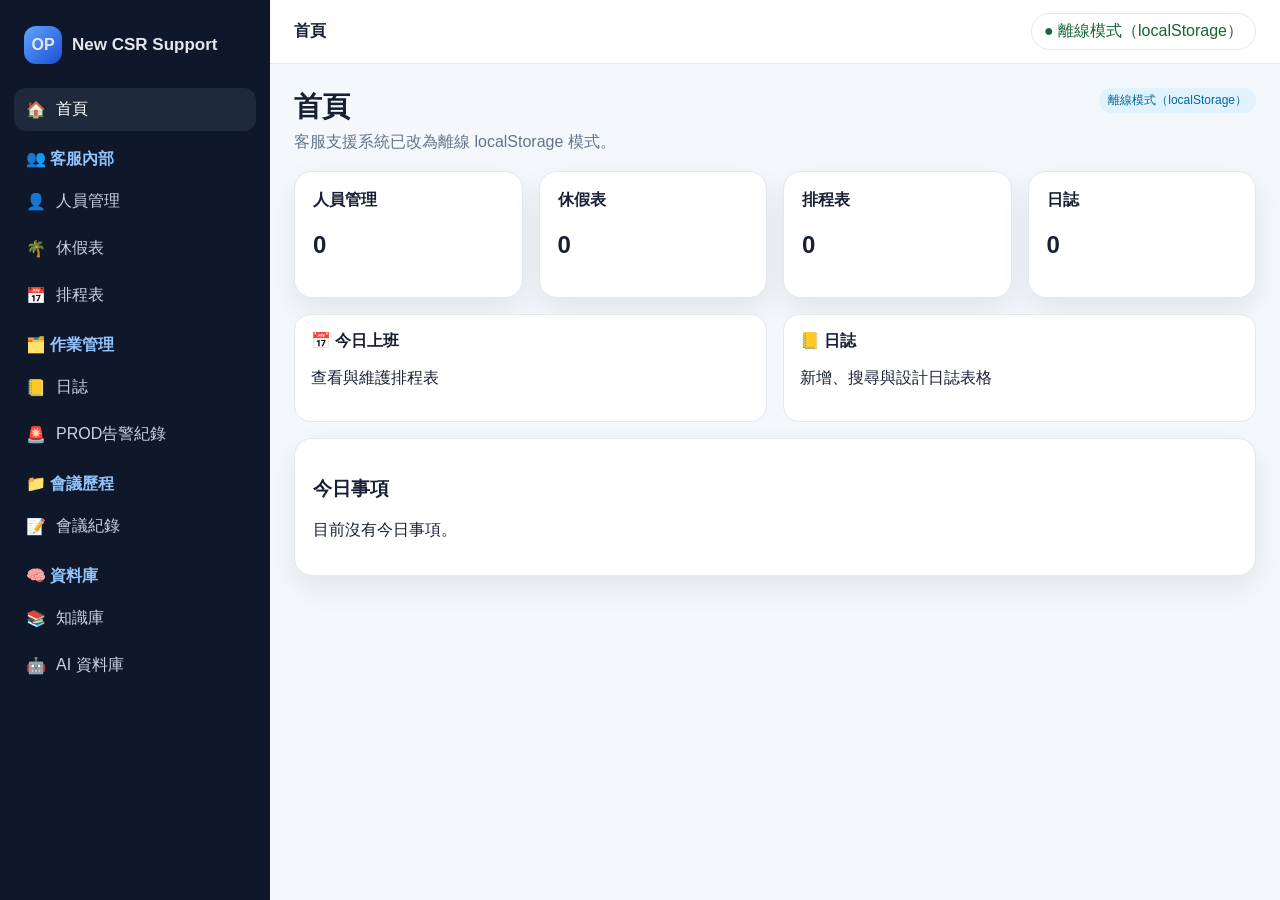
<file: index.html>
<!doctype html><html lang="zh-Hant"><head><meta charset="utf-8"><meta name="viewport" content="width=device-width,initial-scale=1"><title>首頁｜OP CSR Support</title><link rel="manifest" href="/OP-CSR-Support/manifest.json"><link rel="stylesheet" href="assets/styles.css"></head><body><script src="assets/local-storage-db.js"></script><script src="assets/app.js"></script><script src="assets/dashboard.js"></script></body></html>
</file>
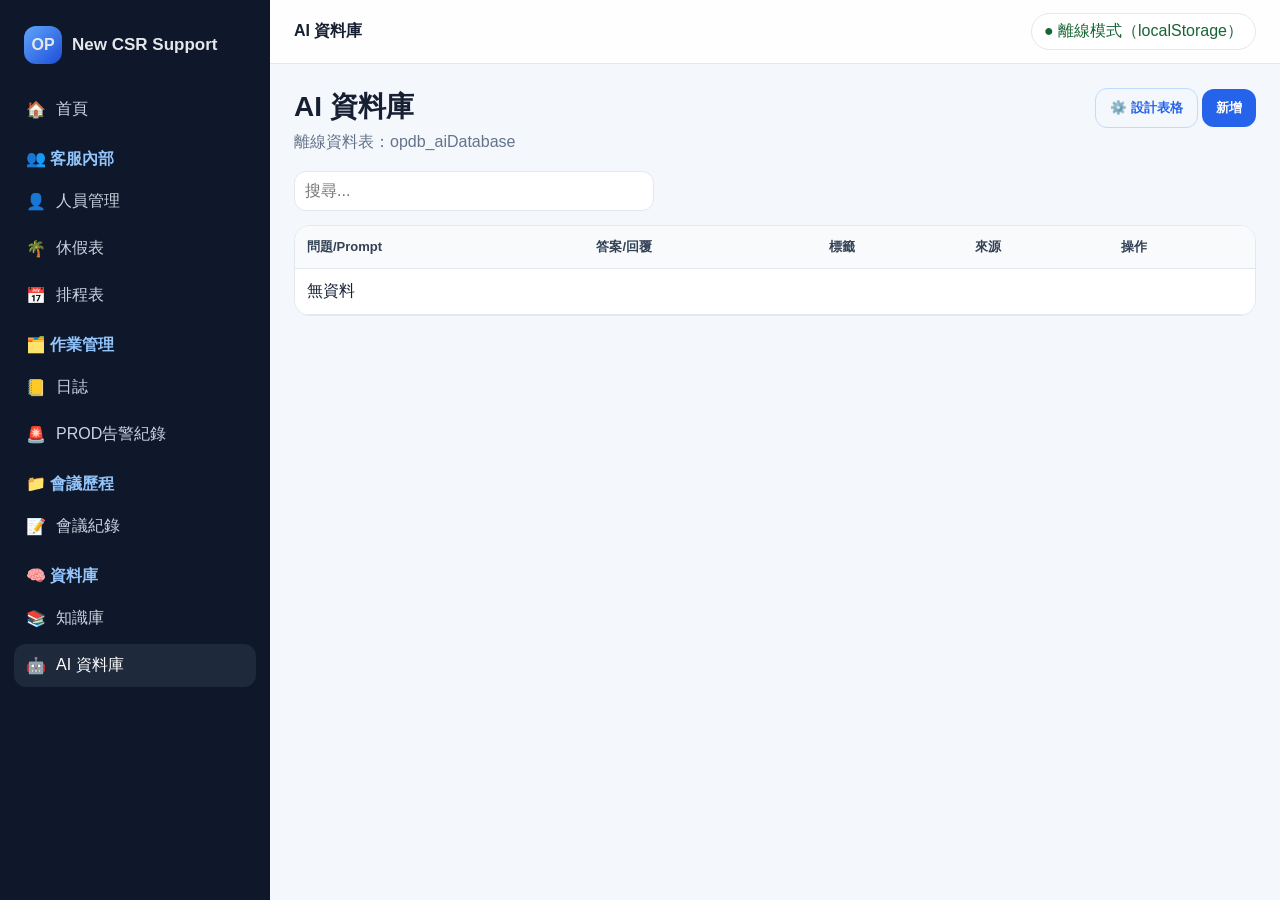
<file: resource/ai-database.html>
<!doctype html><html lang="zh-Hant"><head><meta charset="utf-8"><meta name="viewport" content="width=device-width,initial-scale=1"><title>AI資料庫｜OP CSR Support</title><link rel="manifest" href="/OP-CSR-Support/manifest.json"><link rel="stylesheet" href="../assets/styles.css"></head><body><script src="../assets/local-storage-db.js"></script><script src="../assets/app.js"></script><script src="../assets/ragic-table.js"></script><script>initRagicTable('aiDatabase')</script></body></html>
</file>
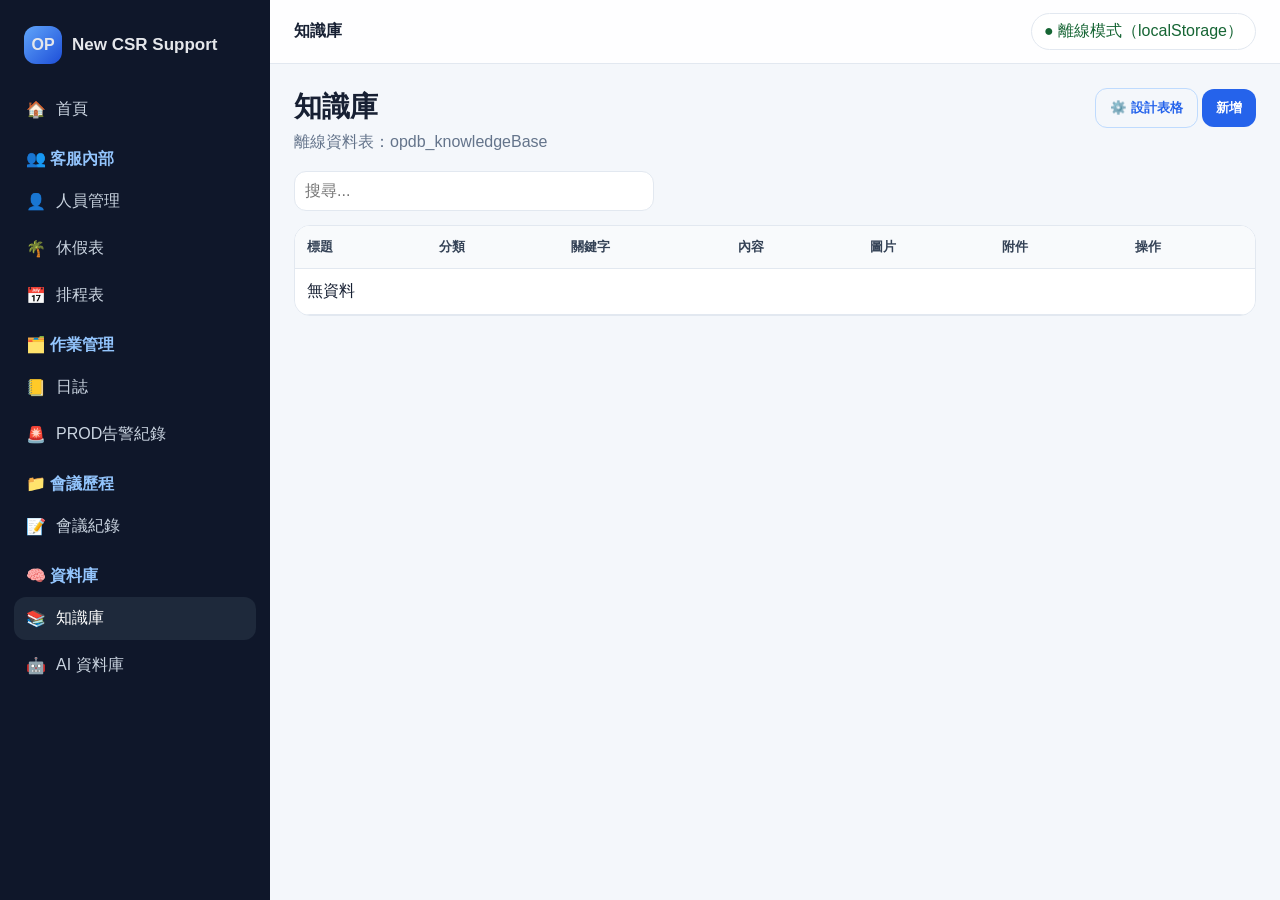
<file: resource/knowledge.html>
<!doctype html><html lang="zh-Hant"><head><meta charset="utf-8"><meta name="viewport" content="width=device-width,initial-scale=1"><title>知識庫｜OP CSR Support</title><link rel="manifest" href="/OP-CSR-Support/manifest.json"><link rel="stylesheet" href="../assets/styles.css"></head><body><script src="../assets/local-storage-db.js"></script><script src="../assets/app.js"></script><script src="../assets/ragic-table.js"></script><script>initRagicTable('knowledge')</script></body></html>
</file>
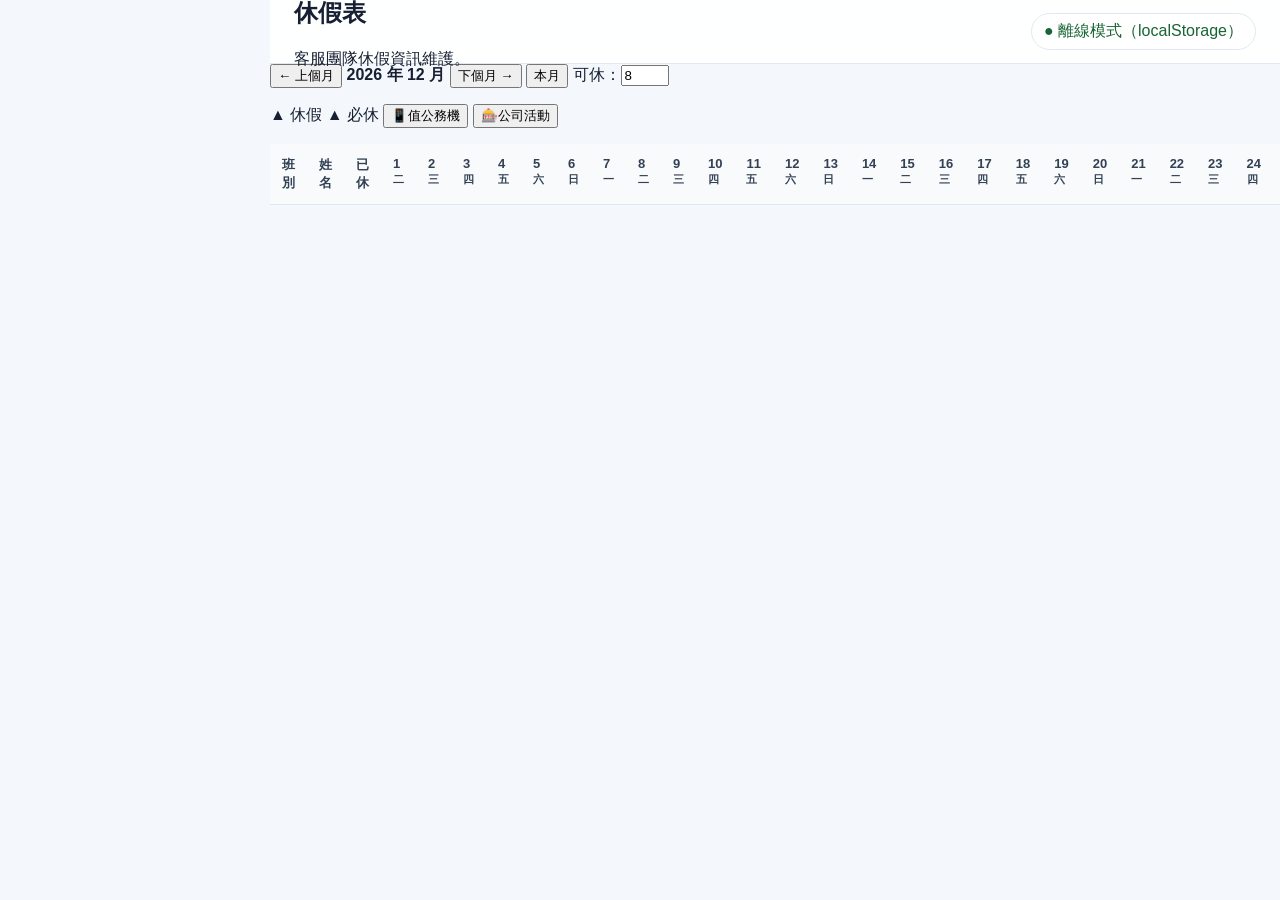
<file: service/leave.html>
<!doctype html>
<html lang="zh-Hant">
<head>
 <meta charset="utf-8" />
 <meta name="viewport" content="width=device-width, initial-scale=1" />
 <title>休假表｜OMNIPLAY 客服系統</title>
 <link rel="stylesheet" href="../assets/styles.css" />
 <link rel="manifest" href="/OP-CSR-Support/manifest.json" />
 <meta name="theme-color" content="#3B82F6" />
 <meta name="apple-mobile-web-app-capable" content="yes" />
 <meta name="apple-mobile-web-app-status-bar-style" content="black-translucent" />
 <link rel="apple-touch-icon" href="assets/icon-192.png" />
</head>
<body>
 <section class="app-shell" aria-label="客服系統主畫面">
 <aside id="sidebar"></aside>
 <div class="sidebar-overlay" id="sidebarOverlay" aria-hidden="true"></div>
 <main class="main">
 <header class="topbar">
 <div>
 <h1>休假表</h1>
 <p>客服團隊休假資訊維護。</p>
 </div>
 <div class="user-pill">● 離線模式（localStorage）</div>
 </header>
 <section class="leave-panel" aria-label="休假表">
 <div class="panel-heading leave-heading">
 <div class="leave-toolbar" aria-label="月份切換與特殊標記">
 <button class="secondary-button" id="prevLeaveMonth" type="button">← 上個月</button>
 <strong id="leaveMonthLabel">—</strong>
 <button class="secondary-button" id="nextLeaveMonth" type="button">下個月 →</button>
 <button class="ghost-button" id="todayLeaveMonth" type="button">本月</button>
 <label class="global-quota-field" for="globalLeaveQuota">可休：<input id="globalLeaveQuota" data-action="quota" type="number" min="0" max="31" step="1" value="8" aria-label="當月全員可休天數" /></label>
 </div>
 </div>
 <div class="leave-meta">
 <p id="leaveLegend" class="leave-legend"><span class="leave-marker">▲</span> 休假 <span class="leave-marker is-required">▲</span> 必休 <button class="leave-legend-button special-mode-button" id="phoneSpecialMode" type="button" data-special="phone" aria-pressed="false">📱值公務機</button> <button class="leave-legend-button special-mode-button" id="eventSpecialMode" type="button" data-special="event" aria-pressed="false">🎰公司活動</button></p>
 <p class="leave-status" id="leaveStatus" data-type="info" hidden></p>
 </div>
 <div class="leave-table-wrap" aria-label="可左右滑動的休假表">
 <table class="leave-table" id="leaveTable">
 <thead id="leaveTableHead"></thead>
 <tbody id="leaveTableBody"></tbody>
 </table>
 </div>
 </section>
 </main>
 </section>
 <script src="../assets/local-storage-db.js"></script>
 <script src="../assets/app.js"></script>
 <script src="../assets/leave.js"></script>
</body>
</html>
</file>
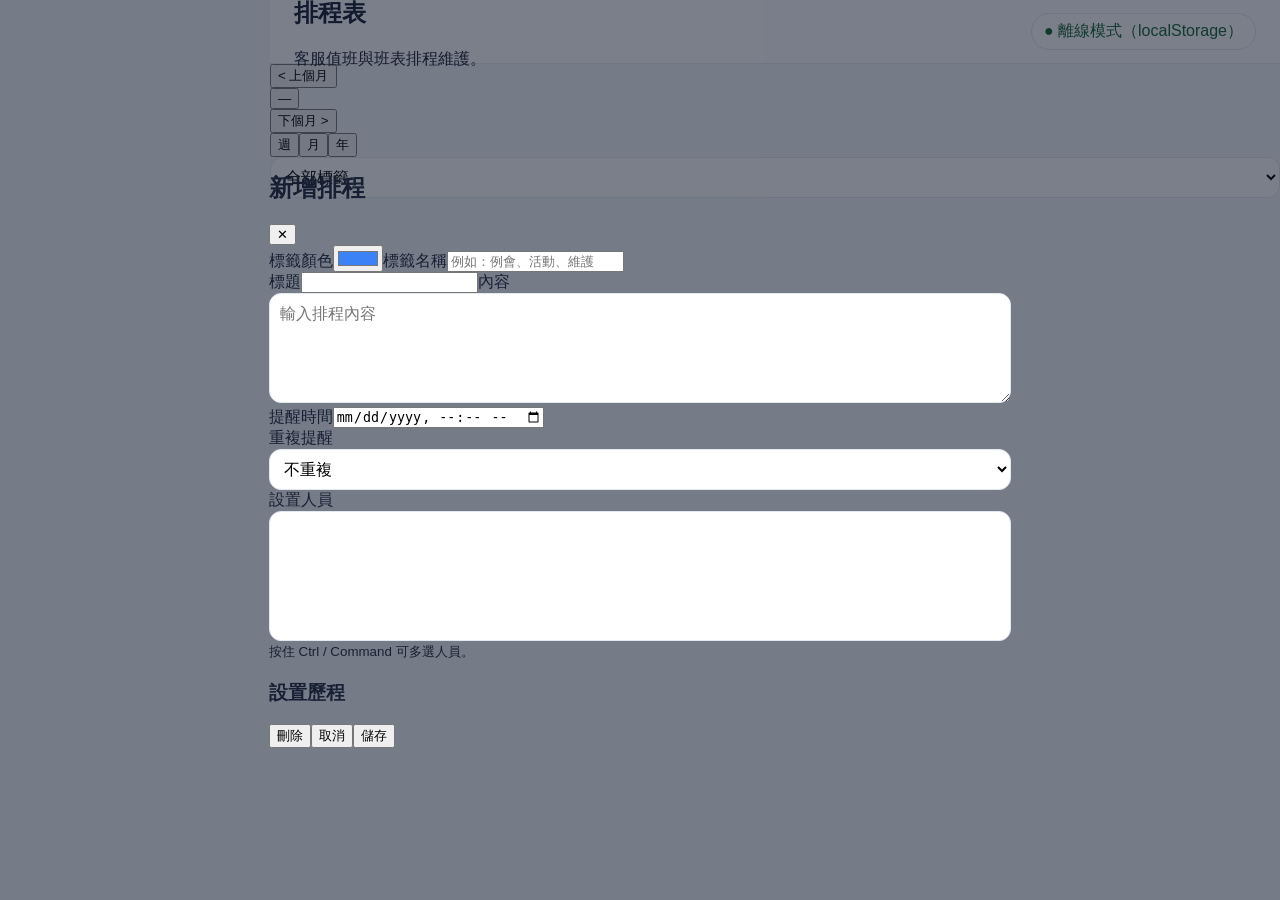
<file: service/schedule.html>
<!doctype html>
<html lang="zh-Hant">
<head>
 <meta charset="utf-8" />
 <meta name="viewport" content="width=device-width, initial-scale=1" />
 <title>排程表｜OMNIPLAY 客服系統</title>
 <link rel="stylesheet" href="../assets/styles.css" />
 <link rel="manifest" href="/OP-CSR-Support/manifest.json" />
 <meta name="theme-color" content="#3B82F6" />
 <meta name="apple-mobile-web-app-capable" content="yes" />
 <meta name="apple-mobile-web-app-status-bar-style" content="black-translucent" />
 <link rel="apple-touch-icon" href="assets/icon-192.png" />
</head>
<body>
 <section class="app-shell" aria-label="客服系統主畫面">
 <aside id="sidebar"></aside>
 <div class="sidebar-overlay" id="sidebarOverlay" aria-hidden="true"></div>
 <main class="main">
 <header class="topbar"><div><h1>排程表</h1><p>客服值班與班表排程維護。</p></div><div class="user-pill">● 離線模式（localStorage）</div></header>
 <section class="schedule-panel" aria-label="排程表月曆">
 <div class="panel-heading schedule-heading"><div class="schedule-nav-left" aria-label="月份切換"><button class="secondary-button" id="prevSchedulePeriod" type="button">&lt; 上個月</button><div class="schedule-period-picker-wrap"><button class="schedule-period-label" id="schedulePeriodLabel" type="button" aria-haspopup="dialog" aria-expanded="false">—</button><div class="schedule-period-picker" id="schedulePeriodPicker" hidden><div class="period-picker-year"><button class="ghost-button" id="prevPickerYear" type="button" aria-label="上一年">‹</button><select id="scheduleYearSelect" aria-label="選擇年份"></select><button class="ghost-button" id="nextPickerYear" type="button" aria-label="下一年">›</button></div><div class="period-picker-months" id="scheduleMonthPicker" aria-label="選擇月份"></div></div></div><button class="secondary-button" id="nextSchedulePeriod" type="button">下個月 &gt;</button></div><div class="schedule-heading-actions"><div class="view-switch" aria-label="檢視切換"><button class="ghost-button" id="weekViewButton" type="button" data-view="week">週</button><button class="ghost-button is-active" id="monthViewButton" type="button" data-view="month">月</button><button class="ghost-button" id="yearViewButton" type="button" data-view="year">年</button></div><select class="schedule-filter-select" id="scheduleLabelFilter" aria-label="依標籤篩選排程"><option value="">全部標籤</option></select></div></div>
 <div class="schedule-meta"><p class="schedule-status" id="scheduleStatus" data-type="info" hidden></p><strong id="selectedScheduleDate" hidden>—</strong></div>
 <div class="calendar-grid" id="scheduleCalendar" aria-label="排程月曆"></div>
 </section>
 <div class="modal-backdrop" id="scheduleModal" aria-hidden="true"><section class="modal-card schedule-modal-card" role="dialog" aria-modal="true" aria-labelledby="scheduleModalTitle"><div class="modal-heading"><h2 id="scheduleModalTitle">新增排程</h2><button class="icon-button" id="closeScheduleModal" type="button" aria-label="關閉排程表單">✕</button></div><form class="schedule-form" id="scheduleForm"><div class="label-row"><label><span>標籤顏色</span><input id="scheduleLabelColor" type="color" value="#3b82f6" required /></label><label><span>標籤名稱</span><input id="scheduleLabelName" type="text" placeholder="例如：例會、活動、維護" /></label></div><div class="saved-labels" id="scheduleSavedLabels" aria-label="已設置標籤清單"></div><label><span>標題</span><input id="scheduleTitle" type="text" required autocomplete="off" /></label><label><span>內容</span><textarea id="scheduleContent" rows="4" placeholder="輸入排程內容"></textarea></label><label><span>提醒時間</span><input id="scheduleReminderAt" type="datetime-local" required /></label><div class="label-row repeat-row"><label><span>重複提醒</span><select id="scheduleRepeat"><option value="none">不重複</option><option value="daily">每天</option><option value="weekly">每週</option><option value="monthly">每月</option><option value="custom">自訂</option></select></label><label id="scheduleRepeatIntervalLabel" hidden><span>自訂間隔天數</span><input id="scheduleRepeatInterval" type="number" min="1" step="1" value="1" /></label></div><label><span>設置人員</span><select id="scheduleStaff" multiple size="6"></select><small>按住 Ctrl / Command 可多選人員。</small></label><section class="schedule-history" aria-label="設置歷程"><h3>設置歷程</h3><div id="scheduleHistoryList" class="schedule-history-list"></div></section><p class="form-message" id="scheduleFormMessage" hidden></p><div class="form-actions"><button class="danger-button" id="deleteScheduleButton" type="button">刪除</button><button class="ghost-button" id="cancelScheduleButton" type="button">取消</button><button class="primary-button" id="saveScheduleButton" type="submit">儲存</button></div></form></section></div>
 </main>
 </section>
 <script src="../assets/local-storage-db.js"></script>
 <script src="../assets/app.js"></script>
 <script src="../assets/schedule.js"></script>
</body>
</html>
</file>
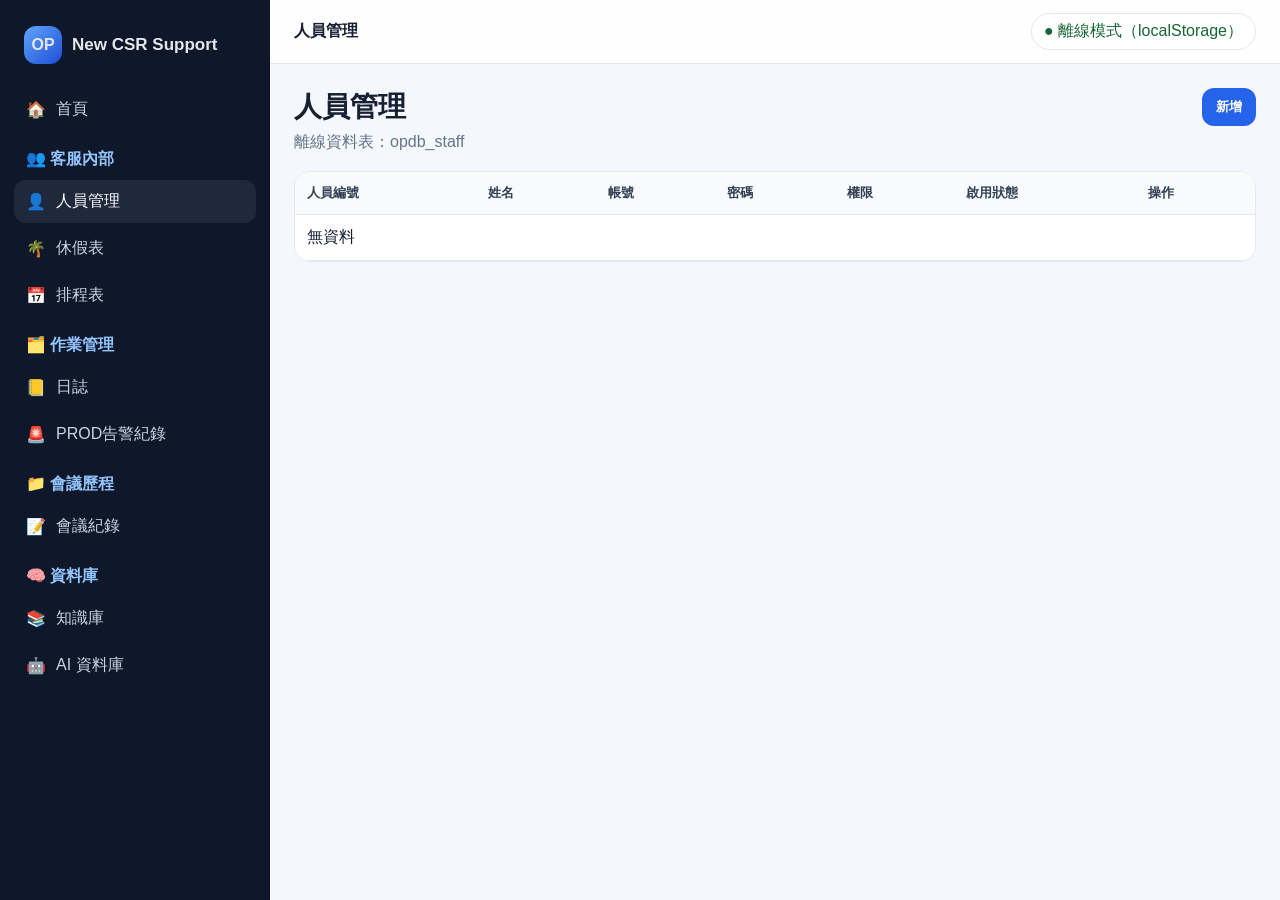
<file: service/staff.html>
<!doctype html><html lang="zh-Hant"><head><meta charset="utf-8"><meta name="viewport" content="width=device-width,initial-scale=1"><title>人員管理｜OP CSR Support</title><link rel="manifest" href="/OP-CSR-Support/manifest.json"><link rel="stylesheet" href="../assets/styles.css"></head><body><script src="../assets/local-storage-db.js"></script><script src="../assets/app.js"></script><script src="../assets/simple-crud.js"></script><script>initSimpleCrud('staff')</script></body></html>
</file>
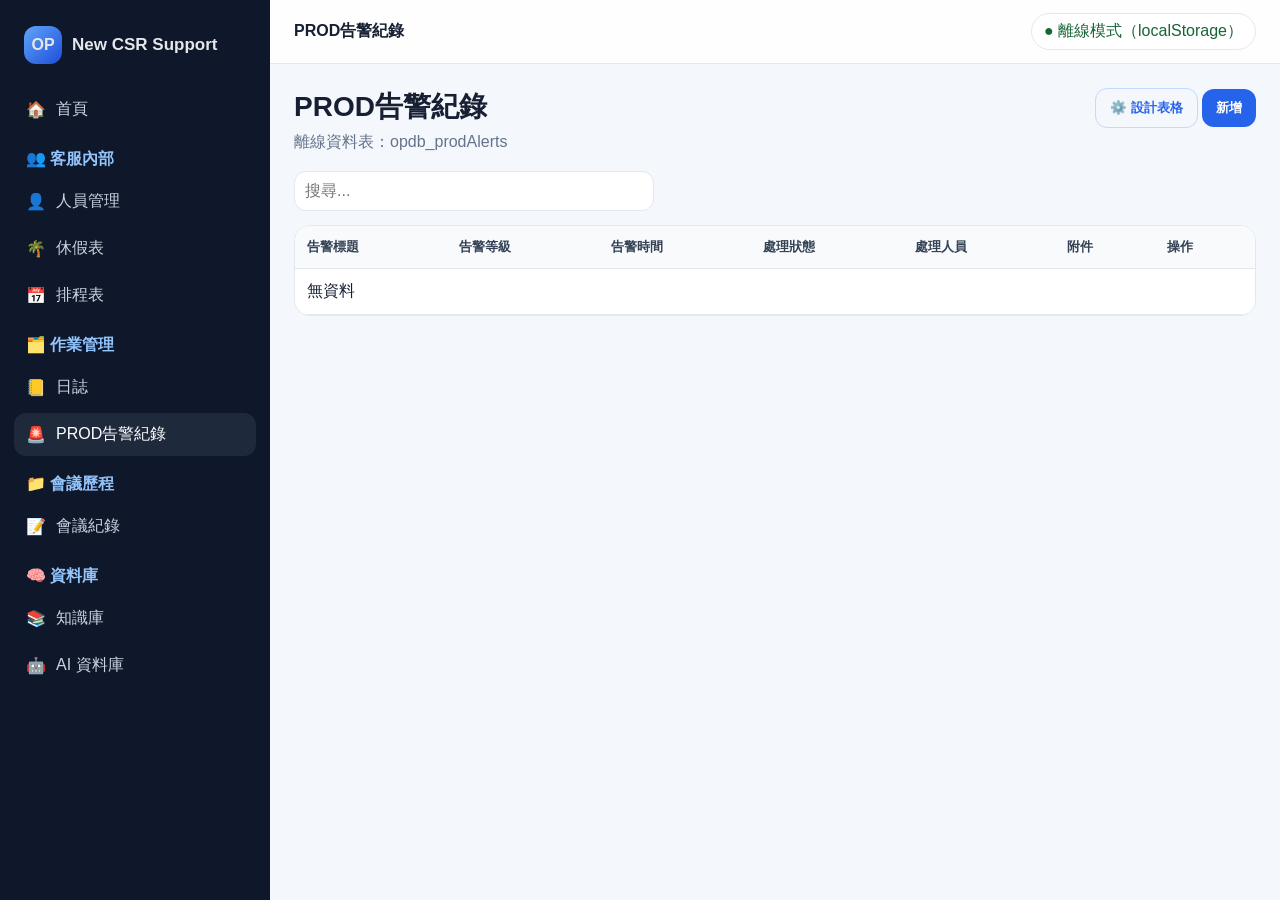
<file: work/alert.html>
<!doctype html><html lang="zh-Hant"><head><meta charset="utf-8"><meta name="viewport" content="width=device-width,initial-scale=1"><title>PROD告警紀錄｜OP CSR Support</title><link rel="manifest" href="/OP-CSR-Support/manifest.json"><link rel="stylesheet" href="../assets/styles.css"></head><body><script src="../assets/local-storage-db.js"></script><script src="../assets/app.js"></script><script src="../assets/ragic-table.js"></script><script>initRagicTable('alert')</script></body></html>
</file>
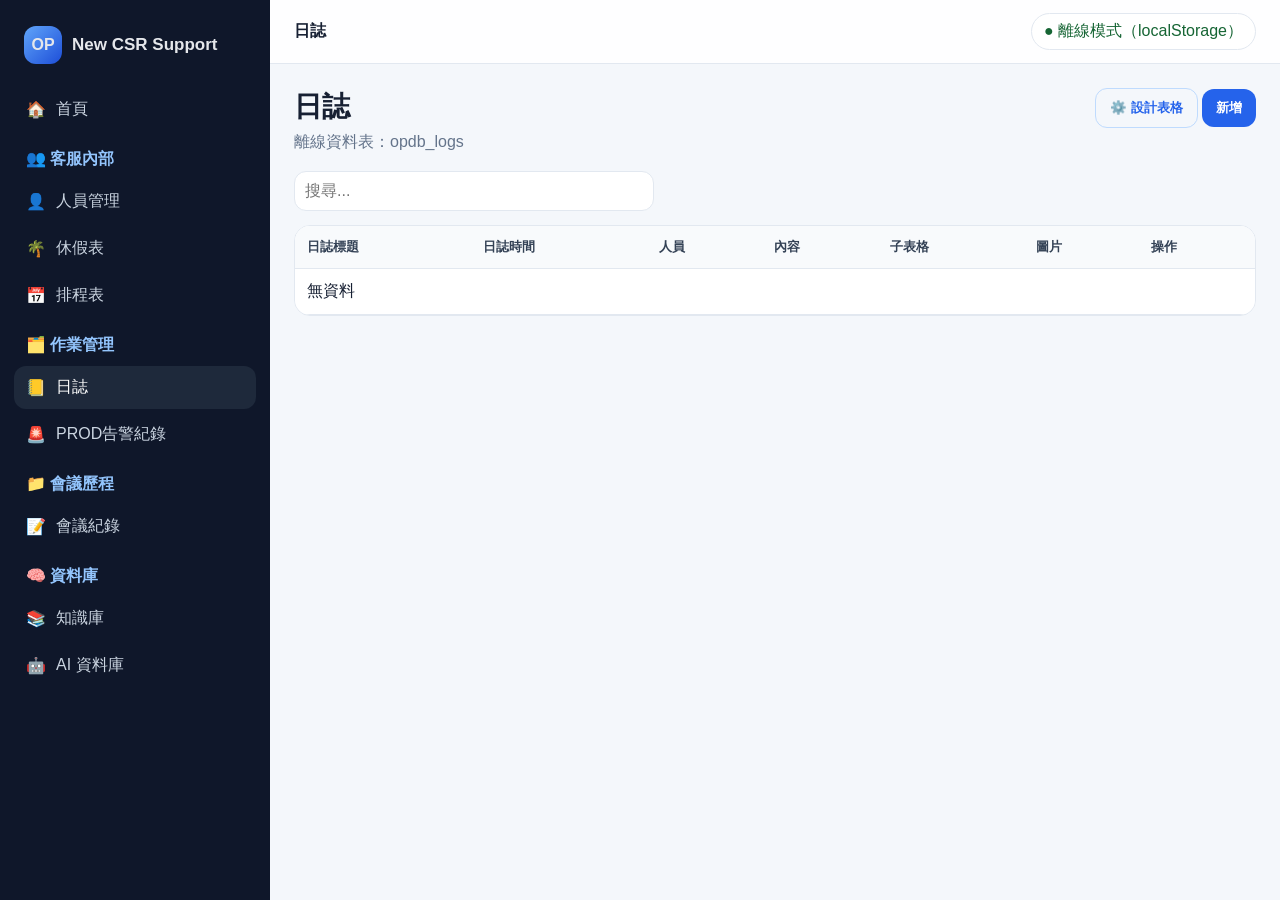
<file: work/log.html>
<!doctype html><html lang="zh-Hant"><head><meta charset="utf-8"><meta name="viewport" content="width=device-width,initial-scale=1"><title>日誌｜OP CSR Support</title><link rel="manifest" href="/OP-CSR-Support/manifest.json"><link rel="stylesheet" href="../assets/styles.css"></head><body><script src="../assets/local-storage-db.js"></script><script src="../assets/app.js"></script><script src="../assets/ragic-table.js"></script><script>initRagicTable('log')</script></body></html>
</file>
<file: assets/styles.css>
:root{--bg:#f4f7fb;--panel:#fff;--brand:#2563eb;--text:#172033;--muted:#64748b;--line:#e2e8f0;--danger:#dc2626;--shadow:0 12px 30px rgba(15,23,42,.08)}*{box-sizing:border-box}body{margin:0;background:var(--bg);color:var(--text);font-family:-apple-system,BlinkMacSystemFont,"Segoe UI","Noto Sans TC",Arial,sans-serif}.app-shell{display:flex;min-height:100vh}.sidebar{width:270px;background:#0f172a;color:#e5e7eb;padding:18px 14px;position:fixed;inset:0 auto 0 0;overflow:auto}.brand{display:flex;align-items:center;gap:10px;padding:8px 10px 20px}.logo{width:38px;height:38px;border-radius:12px;background:linear-gradient(135deg,#60a5fa,#1d4ed8);display:grid;place-items:center;font-weight:800}.brand h1{font-size:17px;margin:0}.nav-title{padding:14px 12px 6px;color:#93c5fd;font-weight:800}.nav a{display:flex;align-items:center;gap:10px;color:#cbd5e1;text-decoration:none;padding:11px 12px;border-radius:12px;margin:4px 0}.nav a.active,.nav a:hover{background:#1e293b;color:white}.main{margin-left:270px;flex:1;min-width:0}.topbar{height:64px;background:rgba(255,255,255,.9);border-bottom:1px solid var(--line);display:flex;align-items:center;justify-content:space-between;padding:0 24px;position:sticky;top:0;z-index:5}.user-pill{display:inline-flex;gap:8px;align-items:center;border:1px solid var(--line);border-radius:999px;padding:7px 12px;background:#fff;color:#166534}.content{padding:24px}.page-head{display:flex;justify-content:space-between;gap:16px;align-items:flex-start;margin-bottom:18px}.page-title h2{margin:0;font-size:28px}.page-title p{margin:6px 0 0;color:var(--muted)}.card{background:var(--panel);border:1px solid var(--line);border-radius:18px;box-shadow:var(--shadow);padding:18px}.grid{display:grid;gap:16px}.stats{grid-template-columns:repeat(4,minmax(0,1fr))}.quick{grid-template-columns:repeat(2,minmax(0,1fr))}.quick a{display:block;text-decoration:none;color:var(--text);padding:16px;border:1px solid var(--line);border-radius:16px;background:#fff}.btn{border:0;border-radius:12px;padding:10px 14px;background:var(--brand);color:#fff;cursor:pointer;font-weight:700}.btn.secondary{background:#e2e8f0;color:#0f172a}.btn.danger{background:var(--danger)}.btn.ghost{background:transparent;color:var(--brand);border:1px solid #bfdbfe}.toolbar{display:flex;flex-wrap:wrap;gap:10px;margin-bottom:14px}.input,select,textarea{width:100%;border:1px solid var(--line);border-radius:12px;padding:10px;background:white;font:inherit}textarea{min-height:110px}.table-wrap{overflow:auto;border:1px solid var(--line);border-radius:16px}table{width:100%;border-collapse:collapse;background:white}th,td{padding:12px;border-bottom:1px solid var(--line);text-align:left;vertical-align:top}th{background:#f8fafc;color:#334155;font-size:13px}.badge{display:inline-flex;border-radius:999px;padding:4px 9px;font-size:12px;background:#e0f2fe;color:#0369a1}.modal-backdrop{position:fixed;inset:0;background:rgba(15,23,42,.55);display:grid;place-items:center;z-index:20;padding:18px}.modal{width:min(1080px,100%);max-height:90vh;overflow:auto;background:white;border-radius:20px;box-shadow:var(--shadow)}.modal header,.modal footer{padding:16px 18px;border-bottom:1px solid var(--line);display:flex;justify-content:space-between;align-items:center}.modal footer{border-top:1px solid var(--line);border-bottom:0}.modal .body{padding:18px}.toast{position:fixed;right:18px;bottom:18px;background:#0f172a;color:white;border-radius:14px;padding:12px 14px;z-index:30}.hidden{display:none!important}.form-grid,.schema-grid{display:grid;gap:12px}.designer-row{display:grid;grid-template-columns:repeat(6,1fr) 90px;gap:8px;align-items:end;border-bottom:1px solid var(--line);padding:10px 0}.subtable-row{display:grid;grid-template-columns:1fr 1fr auto;gap:8px;margin-bottom:8px}@media(max-width:900px){.sidebar{display:none}.main{margin-left:0}.stats,.quick{grid-template-columns:1fr}.designer-row{grid-template-columns:1fr 1fr}.content{padding:14px}}
</file>
